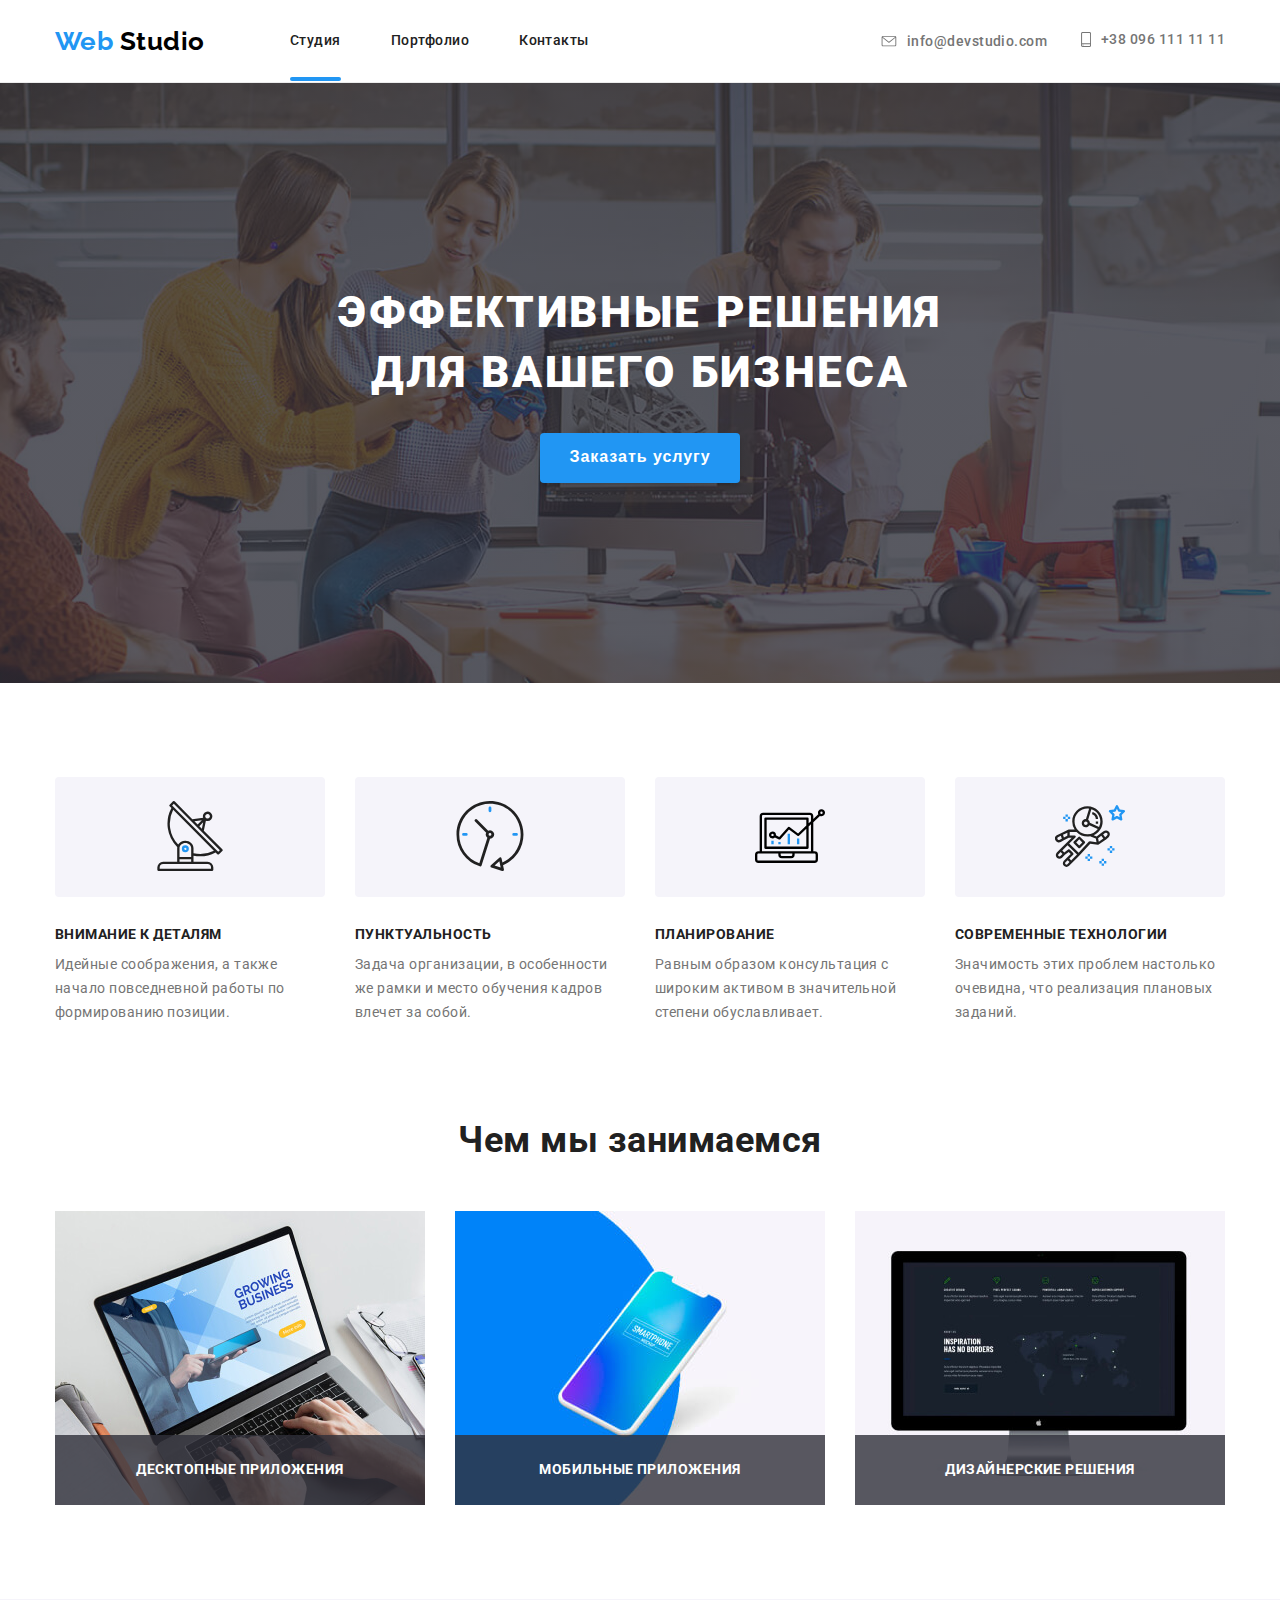
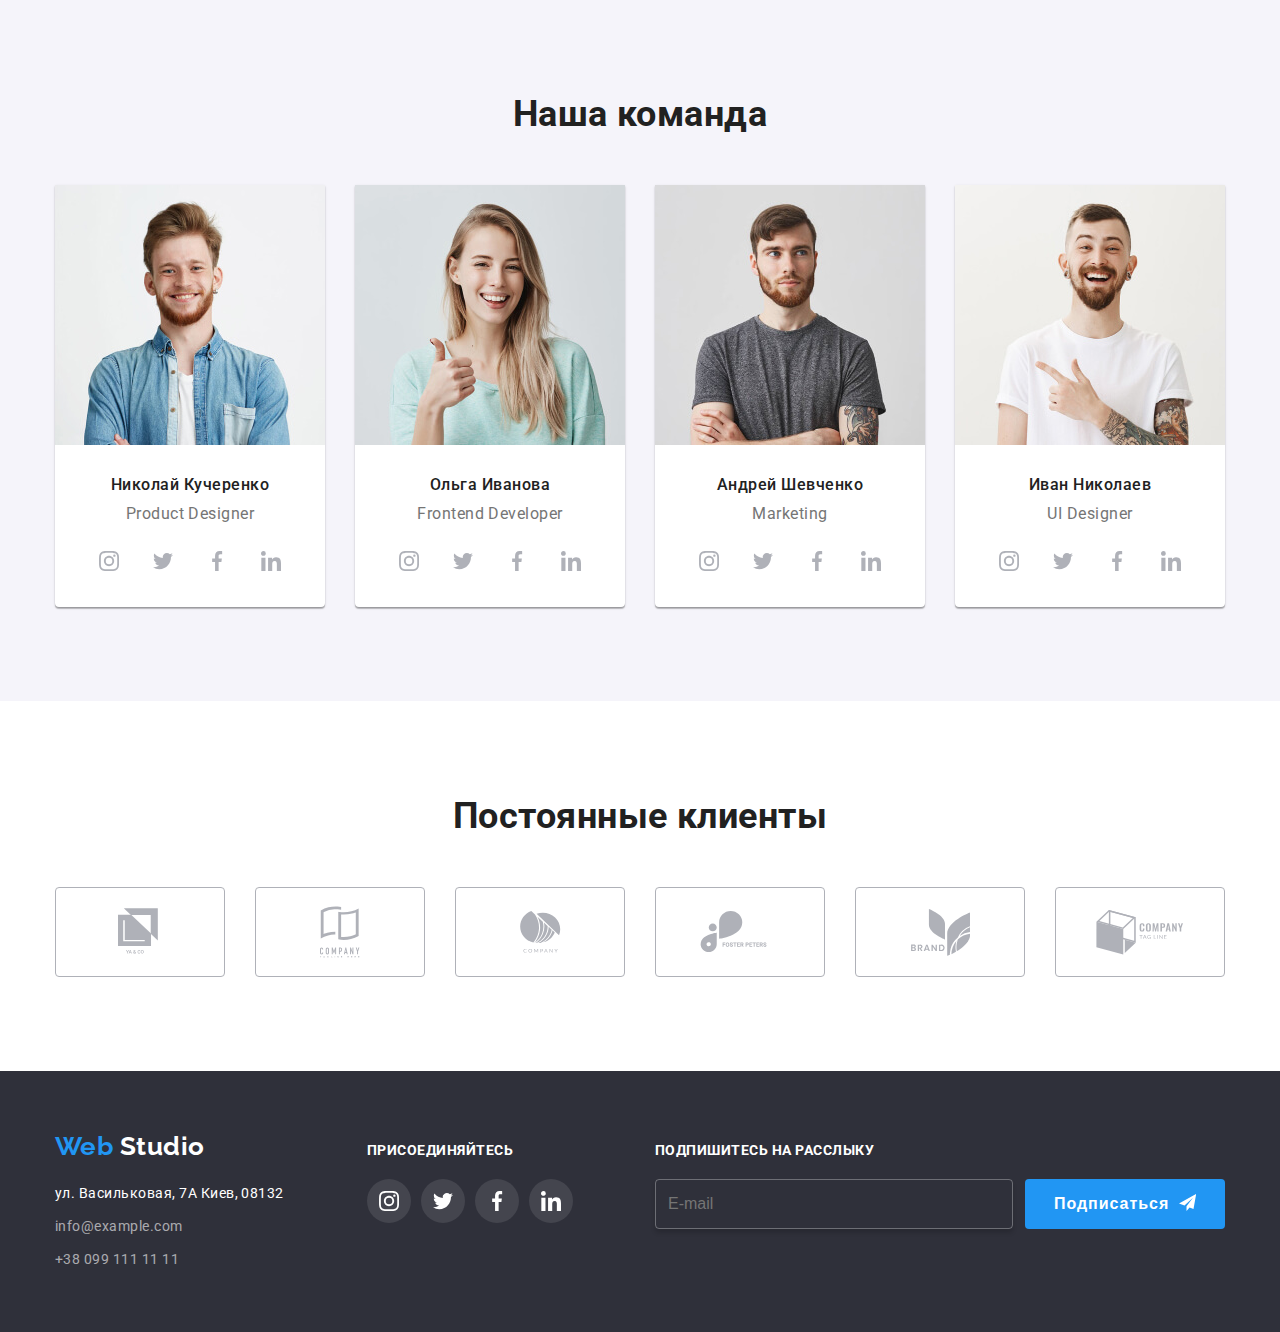
<file: index.html>
<!DOCTYPE html>
<html lang="ru">
  <head>
    <meta charset="UTF-8" />
    <meta name="viewport" content="width=device-width, initial-scale=1.0" />
    <title>Веб Студия</title>
    <link
      href="https://fonts.googleapis.com/css2?family=Raleway:wght@700&family=Roboto:wght@400;500;700;900&display=swap"
      rel="stylesheet"
    />
    <link rel="stylesheet" href="./css/main.min.css" />
  </head>
  <body>
    <!-- Шапка сайта -->
    <header class="header">
      <div class="container">
        <nav class="navigation">
          <a href="index.html" class="logo link"
            ><span class="logo-web">Web</span>
            <span class="logo-studio">Studio</span>
          </a>
          <ul class="nav-list list">
            <li class="nav-list-item">
              <a href="./index.html" class="nav-list-link link studio"
                >Студия</a
              >
            </li>
            <li class="nav-list-item">
              <a href="./portfolio.html" class="nav-list-link link"
                >Портфолио</a
              >
            </li>
            <li class="nav-list-item">
              <a href="#" class="nav-list-link link">Контакты</a>
            </li>
          </ul>
        </nav>
        <div class="header-address">
          <address class="address">
            <a class="address-list" href="mailto:info@devstudio.com"
              ><svg class="address-list-svg" width="16px" height="11px">
                <use href="./images/sprite.svg#icon-email"></use>
              </svg>
              info@devstudio.com</a
            >

            <a class="address-list" href="tel:+380961111111"
              ><svg class="address-list-svg" width="10px" height="15px">
                <use href="./images/sprite.svg#icon-phone"></use>
              </svg>
              +38 096 111 11 11</a
            >
          </address>
        </div>
      </div>
    </header>
    <main>
      <!-- Секция Герой -->
      <section class="hero">
        <div class="hero-container">
          <h1 class="hero-tittle">Эффективные решения для вашего бизнеса</h1>
          <button data-modal-open type="button" class="button">
            <span class="btn-hero-text">Заказать услугу</span>
          </button>
        </div>
        <div data-modal class="backdrop is-hidden">
          <div class="modal">
            <button
              data-modal-close
              type="button"
              class="button-modal-close"
            ></button>
            <b class="modal-text">Оставьте свои данные, мы вам перезвоним</b>
            <form class="form" action="#" autocomplete="off">
              <div class="form-field-backdrop">
                <input
                  class="backdrop-input"
                  type="text"
                  name="name"
                  id="name"
                  placeholder=" "
                />
                <label class="backdrop-lable" for="name">Имя</label>
                <svg class="input-svg">
                  <use href="./images/modal-svg-sprite.svg#icon-name-svg"></use>
                </svg>
              </div>
              <div class="form-field-backdrop">
                <input
                  class="backdrop-input"
                  type="tel"
                  name="tel"
                  id="tel"
                  placeholder=" "
                />
                <label class="backdrop-lable" for="tel">Телефон</label>
                <svg class="input-svg">
                  <use
                    href="./images/modal-svg-sprite.svg#icon-phone-svg"
                  ></use>
                </svg>
              </div>
              <div class="form-field-backdrop">
                <input
                  class="backdrop-input"
                  type="email"
                  name="email"
                  id="email"
                  placeholder=" "
                />
                <label class="backdrop-lable" for="email">Почта</label>
                <svg class="input-svg">
                  <use
                    href="./images/modal-svg-sprite.svg#icon-email-svg"
                  ></use>
                </svg>
              </div>
              <div class="textarea-box">
                <textarea
                  class="textarea-comment"
                  name="comment"
                  id="comment"
                  placeholder=" "
                ></textarea>
                <label for="comment" class="textarea-text">Комментарий</label>
              </div>
              <div class="policy">
                <label class="policy-label">
                  <input
                    type="checkbox"
                    value="accept-policy"
                    name="policy"
                    class="policy-checkbox"
                  />
                  <span class="checkbox-icon"></span>
                  <span class="policy-text"
                    >Соглашаюсь с рассылкой и принимаю
                    <a class="policy-contract" href="#"
                      >Условия договора</a
                    ></span
                  >
                </label>
              </div>
              <button type="submit" class="button-modal-push">Отправить</button>
            </form>
          </div>
        </div>
      </section>
      <!-- Наши особенности -->
      <section class="services">
        <div class="container">
          <h2 hidden>Наши особенности</h2>
          <ul class="services-list list">
            <li class="services-icon">
              <div class="services-svg">
                <svg width="70" height="70">
                  <use href="./images/sprite.svg#icon-antenna"></use>
                </svg>
              </div>
              <h3 class="services-tittle">Внимание к деталям</h3>
              <p class="services-text">
                Идейные соображения, а также начало повседневной работы по
                формированию позиции.
              </p>
            </li>
            <li class="services-icon">
              <div class="services-svg">
                <svg width="70" height="70">
                  <use href="./images/sprite.svg#icon-clock"></use>
                </svg>
              </div>
              <h3 class="services-tittle">Пунктуальность</h3>
              <p class="services-text">
                Задача организации, в особенности же рамки и место обучения
                кадров влечет за собой.
              </p>
            </li>
            <li class="services-icon">
              <div class="services-svg">
                <svg width="70" height="70">
                  <use href="./images/sprite.svg#icon-diagram"></use>
                </svg>
              </div>
              <h3 class="services-tittle">Планирование</h3>
              <p class="services-text">
                Равным образом консультация с широким активом в значительной
                степени обуславливает.
              </p>
            </li>
            <li class="services-icon">
              <div class="services-svg">
                <svg width="70" height="70">
                  <use href="./images/sprite.svg#icon-astronaut"></use>
                </svg>
              </div>
              <h3 class="services-tittle">Современные технологии</h3>
              <p class="services-text">
                Значимость этих проблем настолько очевидна, что реализация
                плановых заданий.
              </p>
            </li>
          </ul>
        </div>
      </section>
      <!-- Специализация студии -->
      <section class="work section">
        <div class="container">
          <h2 class="section-tittle">Чем мы занимаемся</h2>
          <ul class="work-list list">
            <li class="work-list-item">
              <img
                class="work-picture"
                src="./images/what-are-we-doing/macbook-img.jpg"
                alt="макбук"
                width="370"
              />
              <h3 class="work-tittle-text">Десктопные приложения</h3>
            </li>
            <li class="work-list-item">
              <img
                class="work-picture"
                src="./images/what-are-we-doing/phone-img.jpg"
                alt="айфон"
                width="370"
              />
              <h3 class="work-tittle-text">Мобильные приложения</h3>
            </li>
            <li class="work-list-item">
              <img
                class="work-picture"
                src="./images/what-are-we-doing/imac-img.jpg"
                alt="аймак"
                width="370"
              />
              <h3 class="work-tittle-text">Дизайнерские решения</h3>
            </li>
          </ul>
        </div>
      </section>
      <!-- Наша команда -->
      <section class="section-team section">
        <div class="container">
          <h2 class="section-tittle">Наша команда</h2>
          <ul class="team-list list">
            <li class="team-card">
              <img
                src="./images/team/img1.jpg"
                alt="Николай"
                width="270"
                height="260"
              />
              <h3 class="team">Николай Кучеренко</h3>
              <p class="team-tittle">Product Designer</p>
              <ul class="social-icon list">
                <li class="social-svg">
                  <a class="team-link link" href="#" aria-label="instagram">
                    <svg class="team-link-icon" width="20" height="20">
                      <use href="./images/sprite.svg#icon-instagram"></use>
                    </svg>
                  </a>
                </li>
                <li class="social-svg">
                  <a class="team-link link" href="#" aria-label="twitter">
                    <svg class="team-link-icon" width="20" height="20">
                      <use href="./images/sprite.svg#icon-twitter"></use>
                    </svg>
                  </a>
                </li>
                <li class="social-svg">
                  <a class="team-link link" href="#" aria-label="facebook"
                    ><svg class="team-link-icon" width="20" height="20">
                      <use href="./images/sprite.svg#icon-facebook"></use>
                    </svg>
                  </a>
                </li>
                <li class="social-svg">
                  <a class="team-link link" href="#" aria-label="linkedin">
                    <svg class="team-link-icon" width="20" height="20">
                      <use href="./images/sprite.svg#icon-linkedin"></use>
                    </svg>
                  </a>
                </li>
              </ul>
            </li>
            <li class="team-card">
              <img
                src="./images/team/img2.jpg"
                alt="Ольга"
                width="270"
                height="260"
              />
              <h3 class="team">Ольга Иванова</h3>
              <p class="team-tittle">Frontend Developer</p>
              <ul class="social-icon list">
                <li class="social-svg">
                  <a class="team-link link" href="#" aria-label="instagram">
                    <svg class="team-link-icon" width="20" height="20">
                      <use href="./images/sprite.svg#icon-instagram"></use>
                    </svg>
                  </a>
                </li>
                <li class="social-svg">
                  <a class="team-link link" href="#" aria-label="twitter">
                    <svg class="team-link-icon" width="20" height="20">
                      <use href="./images/sprite.svg#icon-twitter"></use>
                    </svg>
                  </a>
                </li>
                <li class="social-svg">
                  <a class="team-link link" href="#" aria-label="facebook"
                    ><svg class="team-link-icon" width="20" height="20">
                      <use href="./images/sprite.svg#icon-facebook"></use>
                    </svg>
                  </a>
                </li>
                <li class="social-svg">
                  <a class="team-link link" href="#" aria-label="linkedin">
                    <svg class="team-link-icon" width="20" height="20">
                      <use href="./images/sprite.svg#icon-linkedin"></use>
                    </svg>
                  </a>
                </li>
              </ul>
            </li>
            <li class="team-card">
              <img
                src="./images/team/img3.jpg"
                alt="Андрей"
                width="270"
                height="260"
              />
              <h3 class="team">Андрей Шевченко</h3>
              <p class="team-tittle">Marketing</p>
              <ul class="social-icon list">
                <li class="social-svg">
                  <a class="team-link link" href="#" aria-label="instagram">
                    <svg class="team-link-icon" width="20" height="20">
                      <use href="./images/sprite.svg#icon-instagram"></use>
                    </svg>
                  </a>
                </li>
                <li class="social-svg">
                  <a class="team-link link" href="#" aria-label="twitter">
                    <svg class="team-link-icon" width="20" height="20">
                      <use href="./images/sprite.svg#icon-twitter"></use>
                    </svg>
                  </a>
                </li>
                <li class="social-svg">
                  <a class="team-link link" href="#" aria-label="facebook"
                    ><svg class="team-link-icon" width="20" height="20">
                      <use href="./images/sprite.svg#icon-facebook"></use>
                    </svg>
                  </a>
                </li>
                <li class="social-svg">
                  <a class="team-link link" href="#" aria-label="linkedin">
                    <svg class="team-link-icon" width="20" height="20">
                      <use href="./images/sprite.svg#icon-linkedin"></use>
                    </svg>
                  </a>
                </li>
              </ul>
            </li>
            <li class="team-card">
              <img
                src="./images/team/img4.jpg"
                alt="Иван"
                width="270"
                height="260"
              />
              <h3 class="team">Иван Николаев</h3>
              <p class="team-tittle">UI Designer</p>
              <ul class="social-icon list">
                <li class="social-svg">
                  <a class="team-link link" href="#" aria-label="instagram">
                    <svg class="team-link-icon" width="20" height="20">
                      <use href="./images/sprite.svg#icon-instagram"></use>
                    </svg>
                  </a>
                </li>
                <li class="social-svg">
                  <a class="team-link link" href="#" aria-label="twitter">
                    <svg class="team-link-icon" width="20" height="20">
                      <use href="./images/sprite.svg#icon-twitter"></use>
                    </svg>
                  </a>
                </li>
                <li class="social-svg">
                  <a class="team-link link" href="#" aria-label="facebook"
                    ><svg class="team-link-icon" width="20" height="20">
                      <use href="./images/sprite.svg#icon-facebook"></use>
                    </svg>
                  </a>
                </li>
                <li class="social-svg">
                  <a class="team-link link" href="#" aria-label="linkedin">
                    <svg class="team-link-icon" width="20" height="20">
                      <use href="./images/sprite.svg#icon-linkedin"></use>
                    </svg>
                  </a>
                </li>
              </ul>
            </li>
          </ul>
        </div>
      </section>
      <!-- Наши Клиенты -->
      <section class="clients section">
        <div class="container">
          <h2 class="section-tittle">Постоянные клиенты</h2>
          <ul class="clients-list list" lang="en">
            <li class="clients-list-item">
              <a class="client-logo link" href="#">
                <svg class="client-logo-svg" width="44" height="49">
                  <use href="./images/sprite.svg#icon-logo1"></use>
                </svg>
              </a>
            </li>

            <li class="clients-list-item">
              <a class="client-logo link" href="#">
                <svg class="client-logo-svg" width="40" height="52">
                  <use href="./images/sprite.svg#icon-logo2"></use>
                </svg>
              </a>
            </li>

            <li class="clients-list-item">
              <a class="client-logo link" href="#">
                <svg class="client-logo-svg" width="41" height="42">
                  <use href="./images/sprite.svg#icon-logo3"></use>
                </svg>
              </a>
            </li>

            <li class="clients-list-item">
              <a class="client-logo link" href="#">
                <svg class="client-logo-svg" width="80" height="42">
                  <use href="./images/sprite.svg#icon-logo4"></use>
                </svg>
              </a>
            </li>

            <li class="clients-list-item">
              <a class="client-logo link" href="#">
                <svg class="client-logo-svg" width="59" height="47">
                  <use href="./images/sprite.svg#icon-logo5"></use>
                </svg>
              </a>
            </li>

            <li class="clients-list-item">
              <a class="client-logo link" href="#">
                <svg class="client-logo-svg" width="88" height="45">
                  <use href="./images/sprite.svg#icon-logo6"></use>
                </svg>
              </a>
            </li>
          </ul>
        </div>
      </section>
    </main>
    <footer class="footer">
      <div class="footer-list container">
        <div class="footer-logotype">
          <a href="index.html" class="logo link"
            ><span class="logo-web">Web</span>
            <span class="logo-footer">Studio</span>
          </a>
          <address class="address-footer">
            <a
              href="https://goo.gl/maps/Aek9VfqJxaWBVfHE9"
              target="_blank"
              class="address-map link"
              >ул. Васильковая, 7А Киев, 08132</a
            >
            <br />
            <a href="mailto:info@example.com" class="address-info link"
              >info@example.com</a
            ><br />
            <a href="tel:+380991111111" class="address-info link"
              >+38 099 111 11 11</a
            >
          </address>
        </div>
        <div class="footer-list-second">
          <b class="sign-up">присоединяйтесь</b>
          <ul class="footer-social list">
            <li class="social-svg">
              <a class="logo-social link" href="#" aria-label="Instagram">
                <svg class="logo-social-icon" width="20" height="20">
                  <use href="./images/sprite.svg#icon-instagram"></use>
                </svg>
              </a>
            </li>
            <li class="social-svg">
              <a class="logo-social link" href="#" aria-label="twitter"
                ><svg class="logo-social-icon" width="20" height="20">
                  <use href="./images/sprite.svg#icon-twitter"></use>
                </svg>
              </a>
            </li>
            <li class="social-svg">
              <a class="logo-social link" href="#" aria-label="facebook">
                <svg class="logo-social-icon" width="20" height="20">
                  <use href="./images/sprite.svg#icon-facebook"></use>
                </svg>
              </a>
            </li>
            <li class="social-svg">
              <a class="logo-social link" href="#" aria-label="linkedin"
                ><svg class="logo-social-icon" width="20" height="20">
                  <use href="./images/sprite.svg#icon-linkedin"></use>
                </svg>
              </a>
            </li>
          </ul>
        </div>
        <div class="subscription">
          <b class="sign-up">подпишитесь на расслыку</b>
          <form action="#">
            <div class="footer-form">
              <input
                class="footer-input-email"
                type="email"
                name="email"
                placeholder="E-mail"
              />
              <button class="btn-footer">Подписаться</button>
            </div>
          </form>
        </div>
      </div>
    </footer>
    <script src="./js/modal.js"></script>
  </body>
</html>
</file>
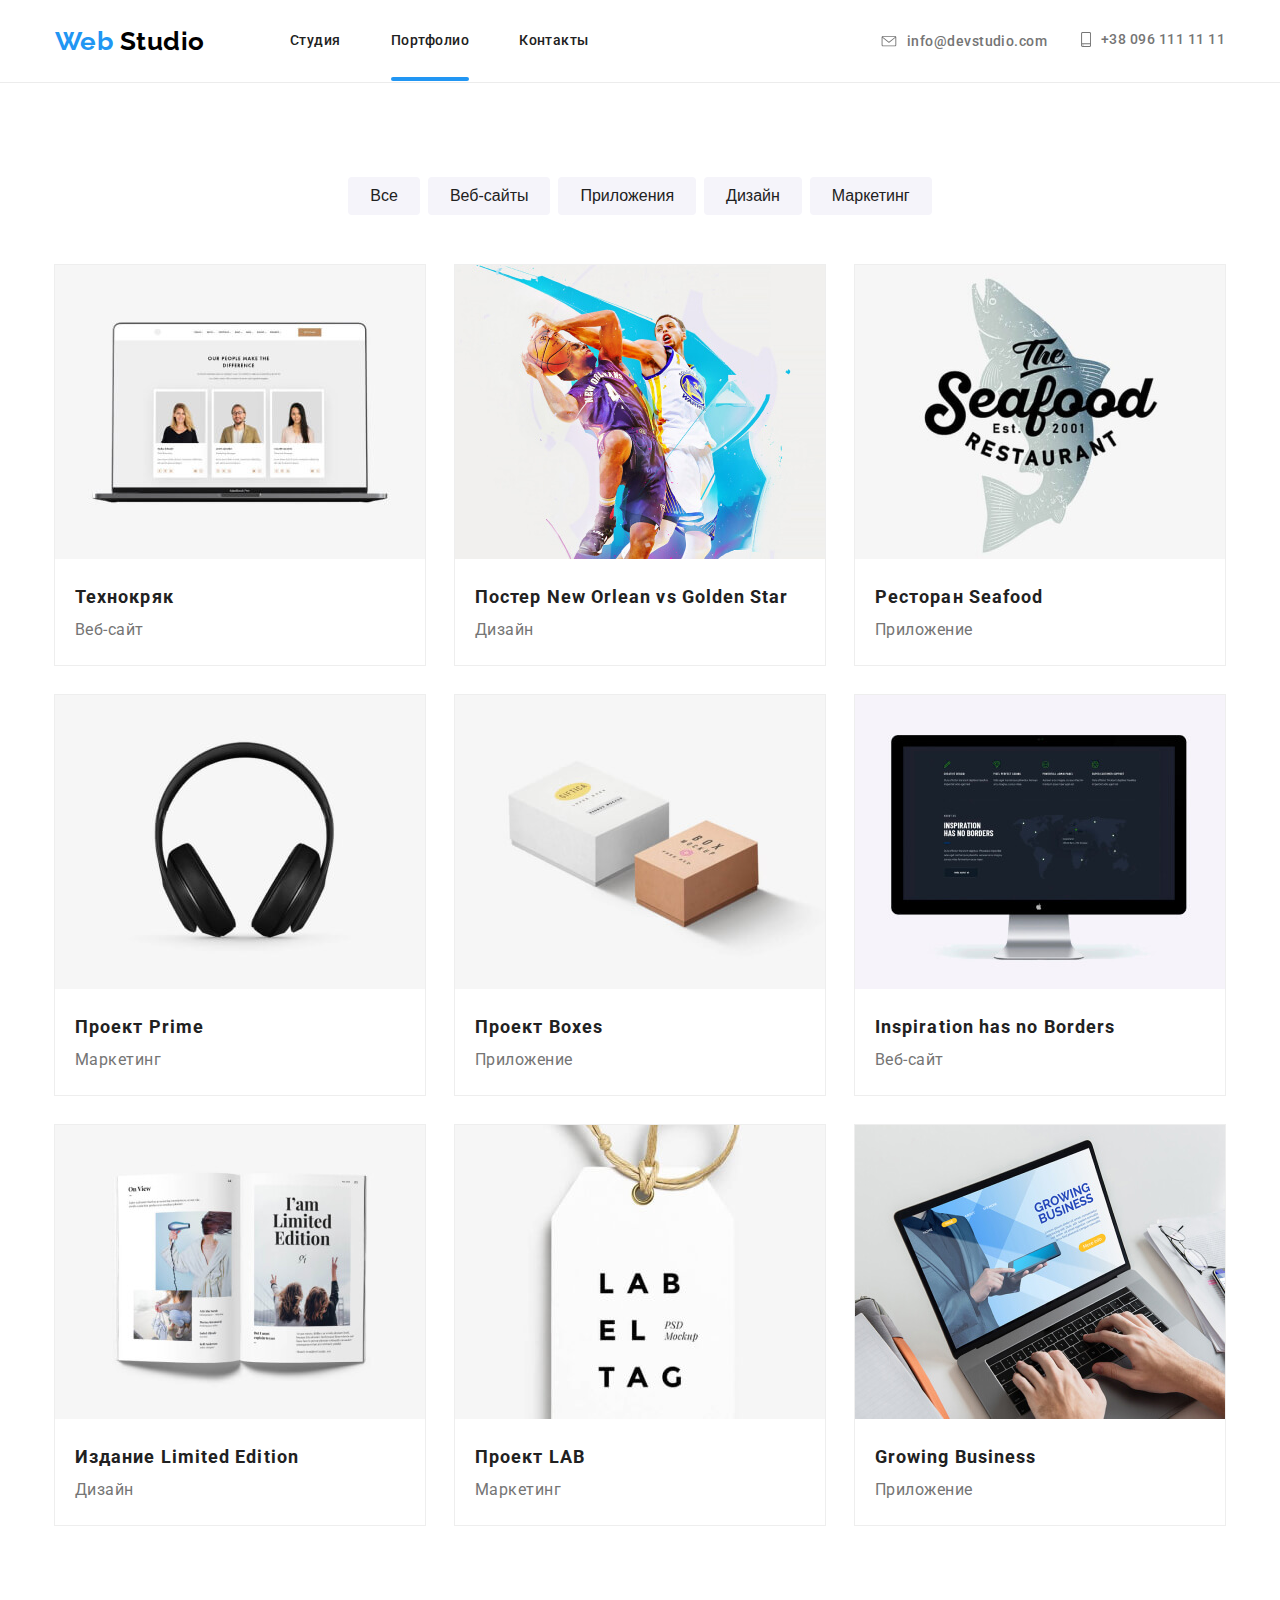
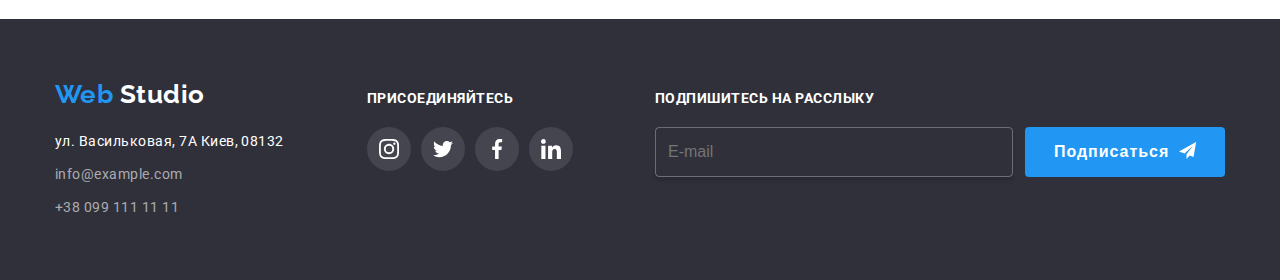
<file: portfolio.html>
<!DOCTYPE html>
<html lang="ru">
  <head>
    <meta charset="UTF-8" />
    <meta name="viewport" content="width=device-width, initial-scale=1.0" />
    <title>Веб Студия</title>
    <link
      href="https://fonts.googleapis.com/css2?family=Raleway:wght@700&family=Roboto:wght@400;500;700;900&display=swap"
      rel="stylesheet"
    />
    <link rel="stylesheet" href="./css/main.min.css" />
  </head>
  <body>
    <!-- Шапка сайта -->
    <header class="header">
      <div class="container">
        <nav class="navigation">
          <a href="index.html" class="logo link"
            ><span class="logo-web">Web</span>
            <span class="logo-studio">Studio</span>
          </a>
          <ul class="nav-list list">
            <li class="nav-list-item">
              <a href="./index.html" class="nav-list-link link">Студия</a>
            </li>
            <li class="nav-list-item">
              <a href="./portfolio.html" class="nav-list-link link studio"
                >Портфолио</a
              >
            </li>
            <li class="nav-list-item">
              <a href="#" class="nav-list-link link">Контакты</a>
            </li>
          </ul>
        </nav>
        <div class="header-address">
          <address class="address">
            <a class="address-list" href="mailto:info@devstudio.com"
              ><svg class="address-list-svg" width="16px" height="11px">
                <use href="./images/sprite.svg#icon-email"></use>
              </svg>
              info@devstudio.com</a
            >

            <a class="address-list" href="tel:+380961111111"
              ><svg class="address-list-svg" width="10px" height="15px">
                <use href="./images/sprite.svg#icon-phone"></use>
              </svg>
              +38 096 111 11 11</a
            >
          </address>
        </div>
      </div>
    </header>
    <!-- Мейн -->
    <main>
      <!-- наши услуги -->
      <section class="projects-button section container">
        <h1 hidden>Наши проекты</h1>
        <ul class="filter-list list">
          <li class="button-list">
            <button class="button-portfolio" type="button">
              <span class="portfolio-tittle">Все</span>
            </button>
          </li>
          <li class="button-list">
            <button class="button-portfolio" type="button">
              <span class="portfolio-tittle">Веб-сайты</span>
            </button>
          </li>
          <li class="button-list">
            <button class="button-portfolio" type="button">
              <span class="portfolio-tittle">Приложения</span>
            </button>
          </li>
          <li class="button-list">
            <button class="button-portfolio" type="button">
              <span class="portfolio-tittle">Дизайн</span>
            </button>
          </li>
          <li class="button-list">
            <button class="button-portfolio" type="button">
              <span class="portfolio-tittle">Маркетинг</span>
            </button>
          </li>
        </ul>

        <!-- Проекты -->

        <ul class="project list">
          <li class="projects-list">
            <a class="link" href="#">
              <div class="projects-list-img">
                <img
                  src="./images/projects/projects1.jpg"
                  alt="Технокряк"
                  width="370"
                />
                <div class="overlay-projects">
                  <p class="projects-text">
                    Технокряк это современная площадка распространения
                    коронавируса. Компании используют эту платформу для
                    цифрового шпионажа и атак на защищённые сервера конкурентов.
                  </p>
                </div>
              </div>
              <div class="projects-container">
                <h2 class="projects-title">Технокряк</h2>
                <p class="projects-link">Веб-сайт</p>
              </div>
            </a>
          </li>
          <li class="projects-list">
            <a class="link" href="#">
              <div class="projects-list-img">
                <img
                  src="./images/projects/projects2.jpg"
                  alt="Технокряк"
                  width="370"
                />

                <div class="overlay-projects">
                  <p class="projects-text">
                    Технокряк это современная площадка распространения
                    коронавируса. Компании используют эту платформу для
                    цифрового шпионажа и атак на защищённые сервера конкурентов.
                  </p>
                </div>
              </div>
              <div class="projects-container">
                <h2 class="projects-title">Постер New Orlean vs Golden Star</h2>
                <p class="projects-link">Дизайн</p>
              </div>
            </a>
          </li>
          <li class="projects-list">
            <a class="link" href="#">
              <div class="projects-list-img">
                <img
                  src="./images/projects/projects3.jpg"
                  alt="Технокряк"
                  width="370"
                />
                <div class="overlay-projects">
                  <p class="projects-text">
                    Технокряк это современная площадка распространения
                    коронавируса. Компании используют эту платформу для
                    цифрового шпионажа и атак на защищённые сервера конкурентов.
                  </p>
                </div>
              </div>
              <div class="projects-container">
                <h2 class="projects-title">Ресторан Seafood</h2>
                <p class="projects-link">Приложение</p>
              </div>
            </a>
          </li>
          <li class="projects-list">
            <a class="link" href="#">
              <div class="projects-list-img">
                <img
                  src="./images/projects/projects4.jpg"
                  alt="Технокряк"
                  width="370"
                />
                <div class="overlay-projects">
                  <p class="projects-text">
                    Технокряк это современная площадка распространения
                    коронавируса. Компании используют эту платформу для
                    цифрового шпионажа и атак на защищённые сервера конкурентов.
                  </p>
                </div>
              </div>
              <div class="projects-container">
                <h2 class="projects-title">Проект Prime</h2>
                <p class="projects-link">Маркетинг</p>
              </div>
            </a>
          </li>
          <li class="projects-list">
            <a class="link" href="#">
              <div class="projects-list-img">
                <img
                  src="./images/projects/projects5.jpg"
                  alt="Технокряк"
                  width="370"
                />
                <div class="overlay-projects">
                  <p class="projects-text">
                    Технокряк это современная площадка распространения
                    коронавируса. Компании используют эту платформу для
                    цифрового шпионажа и атак на защищённые сервера конкурентов.
                  </p>
                </div>
              </div>
              <div class="projects-container">
                <h2 class="projects-title">Проект Boxes</h2>
                <p class="projects-link">Приложение</p>
              </div>
            </a>
          </li>
          <li class="projects-list">
            <a class="link" href="#">
              <div class="projects-list-img">
                <img
                  src="./images/projects/projects6.jpg"
                  alt="Технокряк"
                  width="370"
                />
                <div class="overlay-projects">
                  <p class="projects-text">
                    Технокряк это современная площадка распространения
                    коронавируса. Компании используют эту платформу для
                    цифрового шпионажа и атак на защищённые сервера конкурентов.
                  </p>
                </div>
              </div>
              <div class="projects-container">
                <h2 class="projects-title">Inspiration has no Borders</h2>
                <p class="projects-link">Веб-сайт</p>
              </div>
            </a>
          </li>
          <li class="projects-list">
            <a class="link" href="#">
              <div class="projects-list-img">
                <img
                  src="./images/projects/projects7.jpg"
                  alt="Технокряк"
                  width="370"
                />
                <div class="overlay-projects">
                  <p class="projects-text">
                    Технокряк это современная площадка распространения
                    коронавируса. Компании используют эту платформу для
                    цифрового шпионажа и атак на защищённые сервера конкурентов.
                  </p>
                </div>
              </div>
              <div class="projects-container">
                <h2 class="projects-title">Издание Limited Edition</h2>
                <p class="projects-link">Дизайн</p>
              </div>
            </a>
          </li>
          <li class="projects-list">
            <a class="link" href="#">
              <div class="projects-list-img">
                <img
                  src="./images/projects/projects8.jpg"
                  alt="Технокряк"
                  width="370"
                />
                <div class="overlay-projects">
                  <p class="projects-text">
                    Технокряк это современная площадка распространения
                    коронавируса. Компании используют эту платформу для
                    цифрового шпионажа и атак на защищённые сервера конкурентов.
                  </p>
                </div>
              </div>
              <div class="projects-container">
                <h2 class="projects-title">Проект LAB</h2>
                <p class="projects-link">Маркетинг</p>
              </div>
            </a>
          </li>
          <li class="projects-list">
            <a class="link" href="#">
              <div class="projects-list-img">
                <img
                  src="./images/projects/projects9.jpg"
                  alt="Технокряк"
                  width="370"
                />
                <div class="overlay-projects">
                  <p class="projects-text">
                    Технокряк это современная площадка распространения
                    коронавируса. Компании используют эту платформу для
                    цифрового шпионажа и атак на защищённые сервера конкурентов.
                  </p>
                </div>
              </div>
              <div class="projects-container">
                <h2 class="projects-title">Growing Business</h2>
                <p class="projects-link">Приложение</p>
              </div>
            </a>
          </li>
        </ul>
      </section>
    </main>
    <!-- Футер -->
    <footer class="footer">
      <div class="footer-list container">
        <div class="footer-logotype">
          <a href="index.html" class="logo link"
            ><span class="logo-web">Web</span>
            <span class="logo-footer">Studio</span>
          </a>
          <address class="address-footer">
            <a
              href="https://goo.gl/maps/Aek9VfqJxaWBVfHE9"
              target="_blank"
              class="address-map link"
              >ул. Васильковая, 7А Киев, 08132</a
            >
            <br />
            <a href="mailto:info@example.com" class="address-info link"
              >info@example.com</a
            ><br />
            <a href="tel:+380991111111" class="address-info link"
              >+38 099 111 11 11</a
            >
          </address>
        </div>
        <div class="footer-list-second">
          <b class="sign-up">присоединяйтесь</b>
          <ul class="footer-social list">
            <li class="social-svg">
              <a class="logo-social link" href="#" aria-label="Instagram">
                <svg class="logo-social-icon" width="20" height="20">
                  <use href="./images/sprite.svg#icon-instagram"></use>
                </svg>
              </a>
            </li>
            <li class="social-svg">
              <a class="logo-social link" href="#" aria-label="twitter"
                ><svg class="logo-social-icon" width="20" height="20">
                  <use href="./images/sprite.svg#icon-twitter"></use>
                </svg>
              </a>
            </li>
            <li class="social-svg">
              <a class="logo-social link" href="#" aria-label="facebook">
                <svg class="logo-social-icon" width="20" height="20">
                  <use href="./images/sprite.svg#icon-facebook"></use>
                </svg>
              </a>
            </li>
            <li class="social-svg">
              <a class="logo-social link" href="#" aria-label="linkedin"
                ><svg class="logo-social-icon" width="20" height="20">
                  <use href="./images/sprite.svg#icon-linkedin"></use>
                </svg>
              </a>
            </li>
          </ul>
        </div>
        <div class="subscription">
          <b class="sign-up">подпишитесь на расслыку</b>
          <form action="#">
            <div class="footer-form">
              <input
                class="footer-input-email"
                type="email"
                name="email"
                placeholder="E-mail"
              />
              <button class="btn-footer">Подписаться</button>
            </div>
          </form>
        </div>
      </div>
    </footer>
    <script src="./js/modal.js"></script>
  </body>
</html>
</file>
<file: css/main.min.css>
html{box-sizing:border-box}img{display:block}*,*::before,*::after{box-sizing:inherit;margin:0;padding:0}body{background-color:#fff;color:#212121;font-family:Roboto, sans-serif;letter-spacing:0.03em}.list{list-style:none}.link{text-decoration:none;display:block}.container{width:1200px;padding-left:15px;padding-right:15px;margin-left:auto;margin-right:auto}.section{padding-top:94px;padding-bottom:94px}.backdrop{position:fixed;top:0;left:0;width:100%;height:100%;background-color:rgba(0,0,0,0.2);transition:250ms cubic-bezier(0.4, 0, 0.2, 0.1);z-index:1}.is-hidden{opacity:0;pointer-events:none}.modal{position:absolute;max-width:528px;left:50%;top:50%;transform:translate(-50%, -50%);padding:40px;background:#ffffff;box-shadow:0px 1px 3px rgba(0,0,0,0.12),0px 1px 1px rgba(0,0,0,0.14),0px 2px 1px rgba(0,0,0,0.2);border-radius:4px}.button-modal-close{display:block;position:absolute;margin-top:3px;margin-right:13px;top:0;right:0;width:30px;height:30px;background-image:url(../images/modal/close-button-svg.svg);background-position:center;background-repeat:no-repeat;background-color:#fff;border:1px solid rgba(0,0,0,0.1);box-sizing:border-box;border-radius:50%}.modal-text{display:inline-block;font-weight:700;font-size:20px;line-height:1.15;text-align:center;letter-spacing:0.03em;margin-top:2px;margin-bottom:30px}.form-field-backdrop{position:relative;width:448px;height:40px;margin-bottom:28px;background-color:transparent}.backdrop-input{width:100%;padding-left:42px;height:40px;font-size:14px;line-height:1.14;border:1px solid rgba(33,33,33,0.2);box-sizing:border-box;border-radius:4px;transition:250ms cubic-bezier(0.4, 0, 0.2, 0.1)}.backdrop-lable{position:absolute;top:50%;left:42px;transform:translateY(-50%);font-size:14px;line-height:1.14;color:#757575;transition:transform 250ms cubic-bezier(0.4, 0, 0.2, 0.1)}.backdrop-input:hover+.backdrop-lable,.backdrop-input:focus+.backdrop-lable,.backdrop-input:not(:placeholder-shown)+.backdrop-lable{transform:translate(-85%, -270%);font-size:12px;line-height:1.17;color:#2196f3}.backdrop-input:focus,.textarea-comment:focus,.backdrop-input:hover,.textarea-comment:hover,.backdrop-input:not(:placeholder-shown),.textarea-comment:not(:placeholder-shown){outline:none;border-color:#2196f3}.backdrop-input:hover ~ .input-svg,.backdrop-input:focus ~ .input-svg,.backdrop-input:not(:placeholder-shown) ~ .input-svg{fill:#2196f3}.input-svg{position:absolute;width:18px;height:18px;top:50%;left:16px;transform:translateY(-50%);transition:transform 250ms cubic-bezier(0.4, 0, 0.2, 0.1)}.textarea-box{position:relative;margin-bottom:20px;width:448px;height:120px}.textarea-comment{position:absolute;resize:none;width:100%;height:120px;padding-top:12px;padding-bottom:12px;padding-left:16px;padding-right:16px;background:#fff;border:1px solid rgba(33,33,33,0.2);font-size:14px;line-height:1.14;border-radius:4px}.textarea-text{position:absolute;top:0;left:0;font-style:normal;font-weight:400;padding-top:12px;padding-left:16px;font-size:14px;line-height:1.14;letter-spacing:0.01em;padding-top:12px;padding-left:16px;color:#757575;transition:transform 250ms linear}.textarea-comment:focus+.textarea-text,.textarea-comment:hover+.textarea-text,.textarea-comment:not(:placeholder-shown)+.textarea-text{transform:translateY(-30px);color:#2196f3;font-size:12px;line-height:1.17}.policy-checkbox{position:absolute;width:1px;height:1px;margin:-1px;border:0;padding:0;clip:rect(0 0 0 0);overflow:hidden}.checkbox-icon{display:inline-block;width:16px;height:15px;border:1px solid #212121;margin-right:7px;border-radius:4px;margin-left:12px}.policy-checkbox:checked+.checkbox-icon{background-image:url(../images/modal/checkbox-svg.svg);border:none;background-color:#2196f3;border-radius:4px;background-position:center;background-origin:content-box}.policy{margin-bottom:30px;font-size:14px;line-height:1.71;letter-spacing:0.03em;color:#757575}.policy-label{display:flex;align-items:center}.policy-text{font-weight:400;font-size:14px;line-height:1.71}.policy-contract{line-height:1.71;letter-spacing:0.03em;text-decoration-line:underline;color:#2196f3}.button-modal-push{display:inline-block;min-width:200px;min-height:50px;margin-left:119px;border-radius:4px;font-size:16px;font-weight:700;line-height:1.87;letter-spacing:0.06em;border:none;color:#fff;background-color:#2196f3;transition:background-color 250ms cubic-bezier(0.4, 0, 0.2, 0.1),color 250ms cubic-bezier(0.4, 0, 0.2, 0.1)}.button-modal-push:hover,.button-modal-push:focus{background-color:#fff;color:#2196f3;box-shadow:0px 4px 4px rgba(0,0,0,0.15)}.section-tittle{margin-bottom:50px;color:#212121;font-weight:700;font-size:36px;line-height:1.17;text-align:center}.header{border-bottom:1px solid #ececec}.header .container{display:flex;align-items:center;justify-content:space-between}.header-address{display:flex}.navigation{display:flex;align-items:center}.logo{margin-right:85px;font-family:Raleway;font-weight:700;font-size:26px;line-height:1.19}.logo-web{color:#2196f3}.logo-studio{color:#000}.studio{color:#2196f3}.studio::after{content:"";display:flex;width:100%;height:4px;background-color:#2196f3;position:absolute;border-radius:2px;bottom:0}.nav-list{display:flex;font-weight:500;font-size:14px;line-height:1.14}.nav-list-item{position:relative}.nav-list-item:not(:last-child){margin-right:50px}.nav-list-link{padding-top:32px;padding-bottom:32px;color:#212121;transition:250ms cubic-bezier(0.4, 0, 0.2, 0.1)}.nav-list-link:hover,.nav-list-link:focus{color:#2196f3}address{font-style:inherit;font-weight:500;font-size:14px;line-height:1.14}.address-list{display:inline-flex;align-items:center;padding-top:32px;padding-bottom:32px;text-decoration:none;color:#757575;transition:250ms cubic-bezier(0.4, 0, 0.2, 0.1)}.address-list:not(:last-child){margin-right:30px}.address-list:hover,.address-list:focus{color:#2196f3}.address-list .address-list-svg{transition:250ms cubic-bezier(0.4, 0, 0.2, 0.1)}.address-list-svg{margin-right:10px;fill:#757575}.address-list:hover .address-list-svg{fill:#2196f3}.address-list:focus .address-list-svg{fill:#2196f3}.hero{height:600px;max-width:1600px;background-image:linear-gradient(to right, rgba(47,48,58,0.8), rgba(47,48,58,0.8)),url(../images/hero-bg/heropicture.jpg);background-color:#2f303a;margin-right:auto;margin-left:auto;background-position:center}.hero-container{text-align:center;position:relative}.hero-tittle{color:#fff;font-weight:900;font-size:44px;line-height:1.36;letter-spacing:0.06em;text-transform:uppercase;width:696px;padding-top:200px;margin-bottom:30px;margin-left:auto;margin-right:auto}.services{padding-top:94px}.services-list{display:flex}.services-tittle{margin-bottom:10px;margin-top:30px;color:#212121;font-weight:700;font-size:14px;line-height:1.14;text-transform:uppercase}.services-text{color:#757575;font-weight:400;font-size:14px;line-height:1.71}.services-icon:not(:last-child){margin-right:30px}.services-svg{width:270px;height:120px;text-align:center;padding-top:24px;background-color:#f5f4fa;border-radius:4px}.work-list{display:flex}.work-tittle-text{position:absolute;bottom:0;padding-top:27px;padding-bottom:27px;width:100%;color:#fff;background-color:rgba(47,48,58,0.8);font-weight:700;font-size:14px;line-height:1.14;text-align:center;text-transform:uppercase}.work-list-item{position:relative;width:370px}.work-list-item:not(:last-child){margin-right:30px}.work-picture{display:block}.section-team{background-color:#f5f4fa}.team-list{display:flex}.team{margin-bottom:10px;margin-top:30px;text-align:center;color:#212121;font-weight:500;font-size:16px;line-height:1.19}.team-tittle{margin-bottom:16px;text-align:center;color:#757575;font-weight:400;font-size:16px;line-height:1.19}.team-card{width:270px;background-color:#fff;box-shadow:0px 2px 1px rgba(0,0,0,0.2),0px 1px 1px rgba(0,0,0,0.14),0px 1px 3px rgba(0,0,0,0.12);border-radius:0px 0px 4px 4px}.team-card:not(:last-child){margin-right:30px}.social-icon{display:flex;justify-content:center}.social-svg{padding-bottom:24px}.social-svg:not(:last-child){margin-right:10px}.team-link{display:flex;justify-content:center;align-items:center;height:44px;width:44px;border-radius:50%;background-color:white;color:#afb1b8;background-repeat:no-repeat;background-position:center;transition:250ms cubic-bezier(0.4, 0, 0.2, 0.1)}.team-link:hover,.team-link:focus{background-color:#2196f3}.team-link .team-link-icon{transition:250ms cubic-bezier(0.4, 0, 0.2, 0.1)}.team-link-icon{fill:currentColor}.team-link:hover .team-link-icon{fill:white}.team-link:focus .team-link-icon{fill:white}.clients-list{display:flex;align-items:center}.clients-list-item{width:170px}.clients-list-item:not(:last-child){margin-right:30px}.client-logo{display:flex;justify-content:center;align-items:center;width:100%;height:90px;color:#afb1b8;border:1px solid #afb1b8;box-sizing:border-box;border-radius:4px;transition:color 250ms cubic-bezier(0.4, 0, 0.2, 0.1),border-color 250ms cubic-bezier(0.4, 0, 0.2, 0.1)}.client-logo:hover{border-color:#2196f3}.client-logo .client-logo-svg{transition:fill 250ms cubic-bezier(0.4, 0, 0.2, 0.1)}.client-logo-svg{fill:#afb1b8}.client-logo:hover .client-logo-svg{fill:#2196f3}.client-logo:focus .client-logo-svg{fill:#2196f3}.footer{padding-top:60px;padding-bottom:60px;background-color:#2f303a}.footer-list{display:flex;align-items:baseline}.footer-logotype{width:300px}.footer-list-second{display:block;justify-content:center;margin-left:69px;width:300px}.logo-footer{color:white}.footer-social{display:flex}.address-map{display:inline-block;margin-top:20px;padding-bottom:9px;color:#fff;font-weight:400;font-size:14px;line-height:1.71;transition:color 250ms cubic-bezier(0.4, 0, 0.2, 0.1)}.address-map:hover,.address-map:focus{color:#2196f3}.address-info{display:inline-block;color:rgba(255,255,255,0.6);font-weight:400;font-size:14px;line-height:1.71;transition:color 250ms cubic-bezier(0.4, 0, 0.2, 0.1)}.address-info:not(:last-child){padding-bottom:9px}.address-info:hover,.address-info:focus{color:#2196f3}.sign-up{display:block;margin-bottom:20px;color:#fff;font-weight:700;font-size:14px;line-height:1.14;text-transform:uppercase}.subscription{display:flex;flex-direction:column;width:580px;margin-left:45px}.footer-form{display:flex}.footer-input-email{padding:18px 12px;margin-right:12px;height:50px;min-width:358px;background-color:transparent;border:1px solid rgba(255,255,255,0.3);box-shadow:0px 4px 4px rgba(0,0,0,0.15);border-radius:4px;color:#fff;font-weight:400;font-size:16px;line-height:1.25}.footer-input-email:focus{outline:none}.btn-footer{position:relative;display:inline-flex;align-items:center;width:200px;height:50px;border:none;margin:0;padding:10px 29px;border-radius:4px;background-color:#2196f3;color:#fff;font-weight:bold;font-size:16px;line-height:1.87;letter-spacing:0.06em;transition:background-color 250ms cubic-bezier(0.4, 0, 0.2, 0.1),color 250ms cubic-bezier(0.4, 0, 0.2, 0.1);overflow:hidden}.btn-footer:hover,.btn-footer:focus{background-color:#fff;color:#2196f3}.btn-footer::before,.btn-footer::after{content:"";display:inline-block;width:20px;height:20px;margin-left:10px;background-size:contain;transition:transform 250ms cubic-bezier(0.4, 0, 0.2, 0.1)}.btn-footer::after{background-image:url(../images/telegram-svg/telegram-svg.svg);background-size:contain;background-repeat:no-repeat}.btn-footer:hover::after{transform:translateY(-40px)}.btn-footer::before{position:absolute;right:0;margin-right:28px;background-image:url(../images/what-are-we-doing/telegram-svg.svg);transform:translateY(35px);background-size:contain;background-repeat:no-repeat}.btn-footer:hover::before,.btn-footer:focus::before{transform:translateY(0px)}.logo-social{display:flex;justify-content:center;align-items:center;height:44px;width:44px;border-radius:50%;background-color:rgba(255,255,255,0.1);background-repeat:no-repeat;background-position:center;transition:background-color 250ms cubic-bezier(0.4, 0, 0.2, 0.1)}.logo-social:hover,.logo-social:focus{background-color:#2196f3}.logo-social-icon{fill:#fff}.btn-hero-text{font-weight:700;font-size:16px;line-height:1.87;letter-spacing:0.06em}.button{display:inline-block;min-width:200px;min-height:50px;margin-bottom:200px;border-radius:4px;box-shadow:0px 4px 4px rgba(0,0,0,0.15);line-height:3;border:none;color:#fff;background-color:#2196f3;transition:background-color 250ms cubic-bezier(0.4, 0, 0.2, 0.1),color 250ms cubic-bezier(0.4, 0, 0.2, 0.1)}.button:hover,.button:focus{background-color:#fff;color:#2196f3}.project{display:flex;flex-wrap:wrap;padding-top:50px}.filter-list{display:flex;justify-content:center}.projects-list{outline:1px solid #eeeeee;width:370px;margin-right:30px;margin-bottom:30px}.projects-list:nth-child(3n){margin-right:0}.projects-list:nth-last-child(-n+3){margin-bottom:0}.projects-list:hover{box-shadow:1px 4px 6px rgba(0,0,0,0.16),0px 4px 4px rgba(0,0,0,0.06),0px 1px 1px rgba(0,0,0,0.12)}.projects-container{padding-top:20px;padding-bottom:20px;padding-left:20px;padding-right:20px}.projects-title{color:#212121;font-weight:700;font-size:18px;line-height:2;letter-spacing:0.06em}.projects-link{color:#757575;font-weight:400;font-size:16px;line-height:1.88}.projects-text{color:#fff;font-weight:400;font-size:18px;line-height:1.56}.projects-list:hover .overlay-projects,.projects-list:focus-within .overlay-projects{transform:translateY(-100%)}.projects-list-img{position:relative;overflow:hidden}.overlay-projects{position:absolute;display:flex;padding:63px 24px;font-size:18px;line-height:1.56;width:100%;height:100%;background-color:rgba(33,150,243,0.9);color:#fff;transition:transform 250ms cubic-bezier(0.4, 0, 0.2, 0.1)}.button-list:not(:last-child){margin-right:8px}.button-portfolio{padding-right:22px;padding-left:22px;padding-top:6px;padding-bottom:6px;border:none;height:38px;font-weight:500;font-size:16px;line-height:1.62;text-align:center;border-radius:4px;background-color:#f5f4fa;color:#212121;transition:background-color 250ms cubic-bezier(0.4, 0, 0.2, 0.1)}.button-portfolio:focus,.button-portfolio:hover{background-color:#2196f3;color:#fff;cursor:pointer;box-shadow:0px 2px 2px rgba(0,0,0,0.12),0px 1px 2px rgba(0,0,0,0.08),0px 3px 1px rgba(0,0,0,0.1)}
/*# sourceMappingURL=main.min.css.map */
</file>
